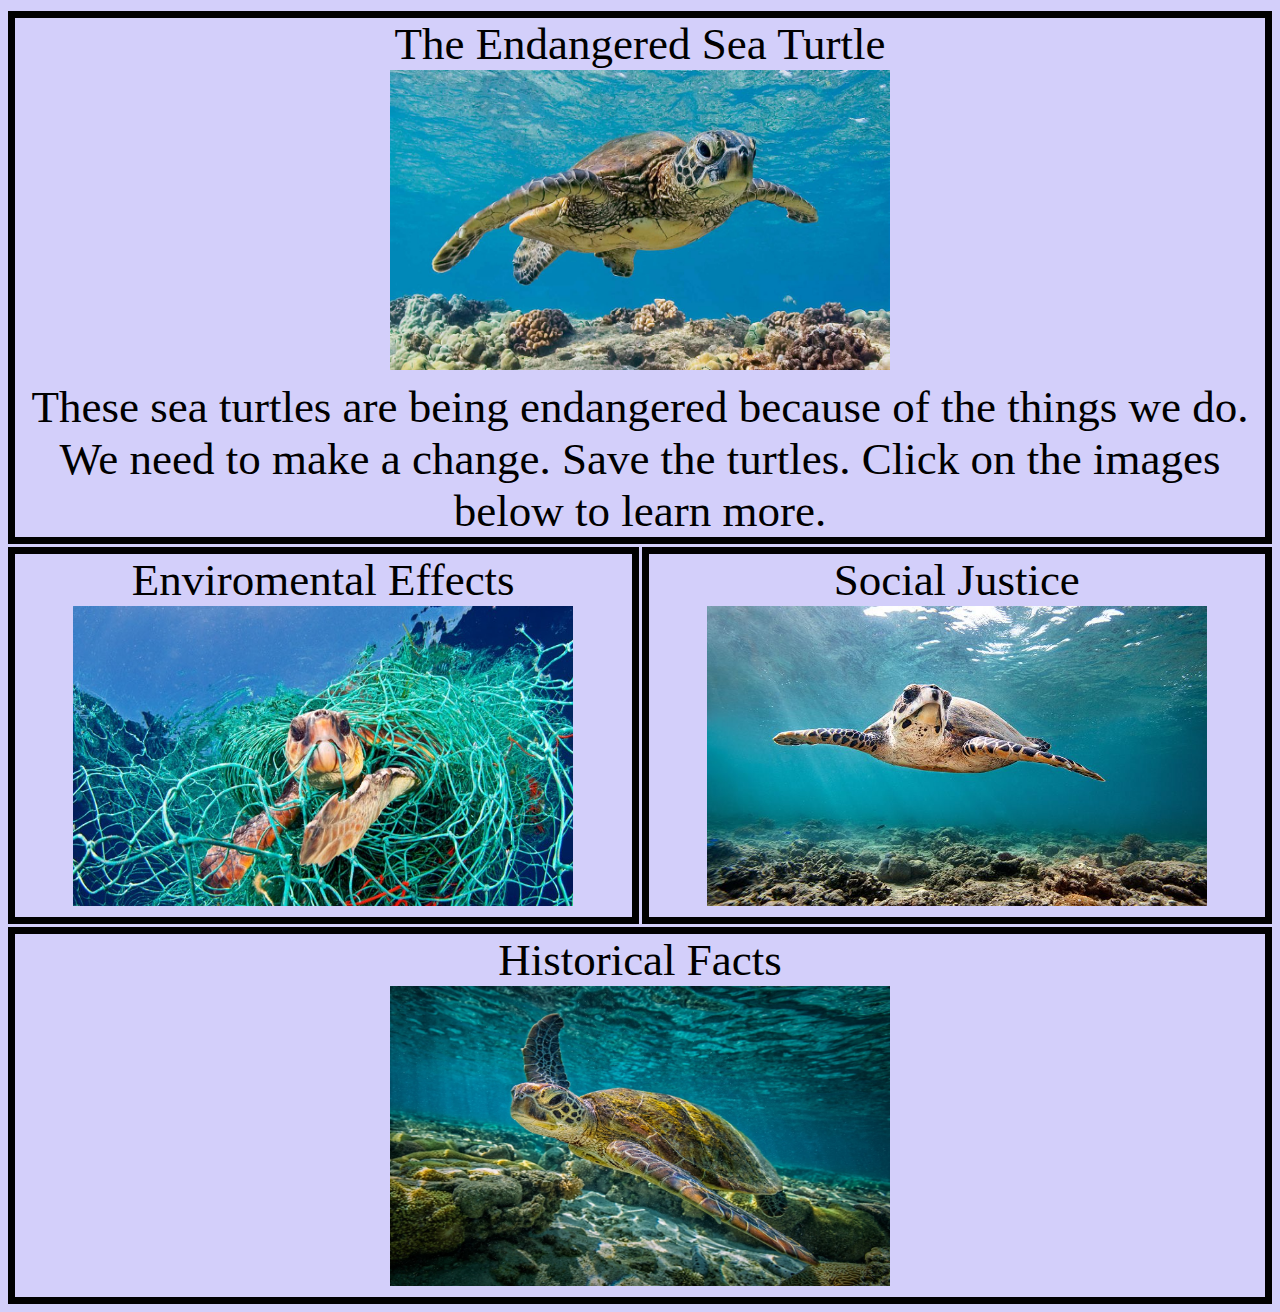
<file: index.html>
<!DOCTYPE html>
<head>
<link rel='stylesheet' type='text/css' href='style.css'>
</head>
<body>
<center> 
	<div class="grid">
		<div id="image">
	</div>
	<div class="item1">The Endangered Sea Turtle
		<br><img src="turtle1.jpg"> 
		<br>These sea turtles are being endangered because of the things we do. We need to
		make a change. Save the turtles. Click on the images below to learn more.
	</div>
	<div class="item2"> Enviromental Effects
		<br><a href= "page2.html"> <img src="turtle2.jpg"></a>
	</div>
	<div class="item3"> Social Justice
		<br><a href= "page4.html"> <img src="turtle3.jpg"></a>
	</div>
    <div class="item4"> Historical Facts
		<br><a href= "page3.html"> <img src="turtle4.jpg"></a>
	</div>
</center>
 </body>
</file>
<file: style.css>
.grid {
	width: 100%;
	grid-template-columns: 1fr 1fr;
	grid-template-rows: default default default;
	display: grid;
	grid-gap: 3px;
	font-size: 45px;
}

img {
	width:500px; 
	height: 300px;
}

.item1{
	border: black solid 7px;
	font-size: 45px;
	grid-column-start: 1;
	grid-column-end: 3;
}
.item2{
	border: black solid 7px;
	
}
.item3{
	border: black solid 7px;

}
.item4{
	border:black solid 7px;
	grid-column-start: 1;
	grid-column-end: 3;
} 

 body {
	 color: black;
	 background-color: #d3cffa;
 }
 
 p {
	 font-family: arial;
 }
 
 table {
	 width: 100%;
 }
 
 th, td {
	 border: 5px solid black;
	 width: 49%;
	 text-align: center;
	 height: 400px;
	 font-size: 30px 
 }
  table {
	  width: 100%;
  }
  
  button {
	  color: black ;
  }
</file>
